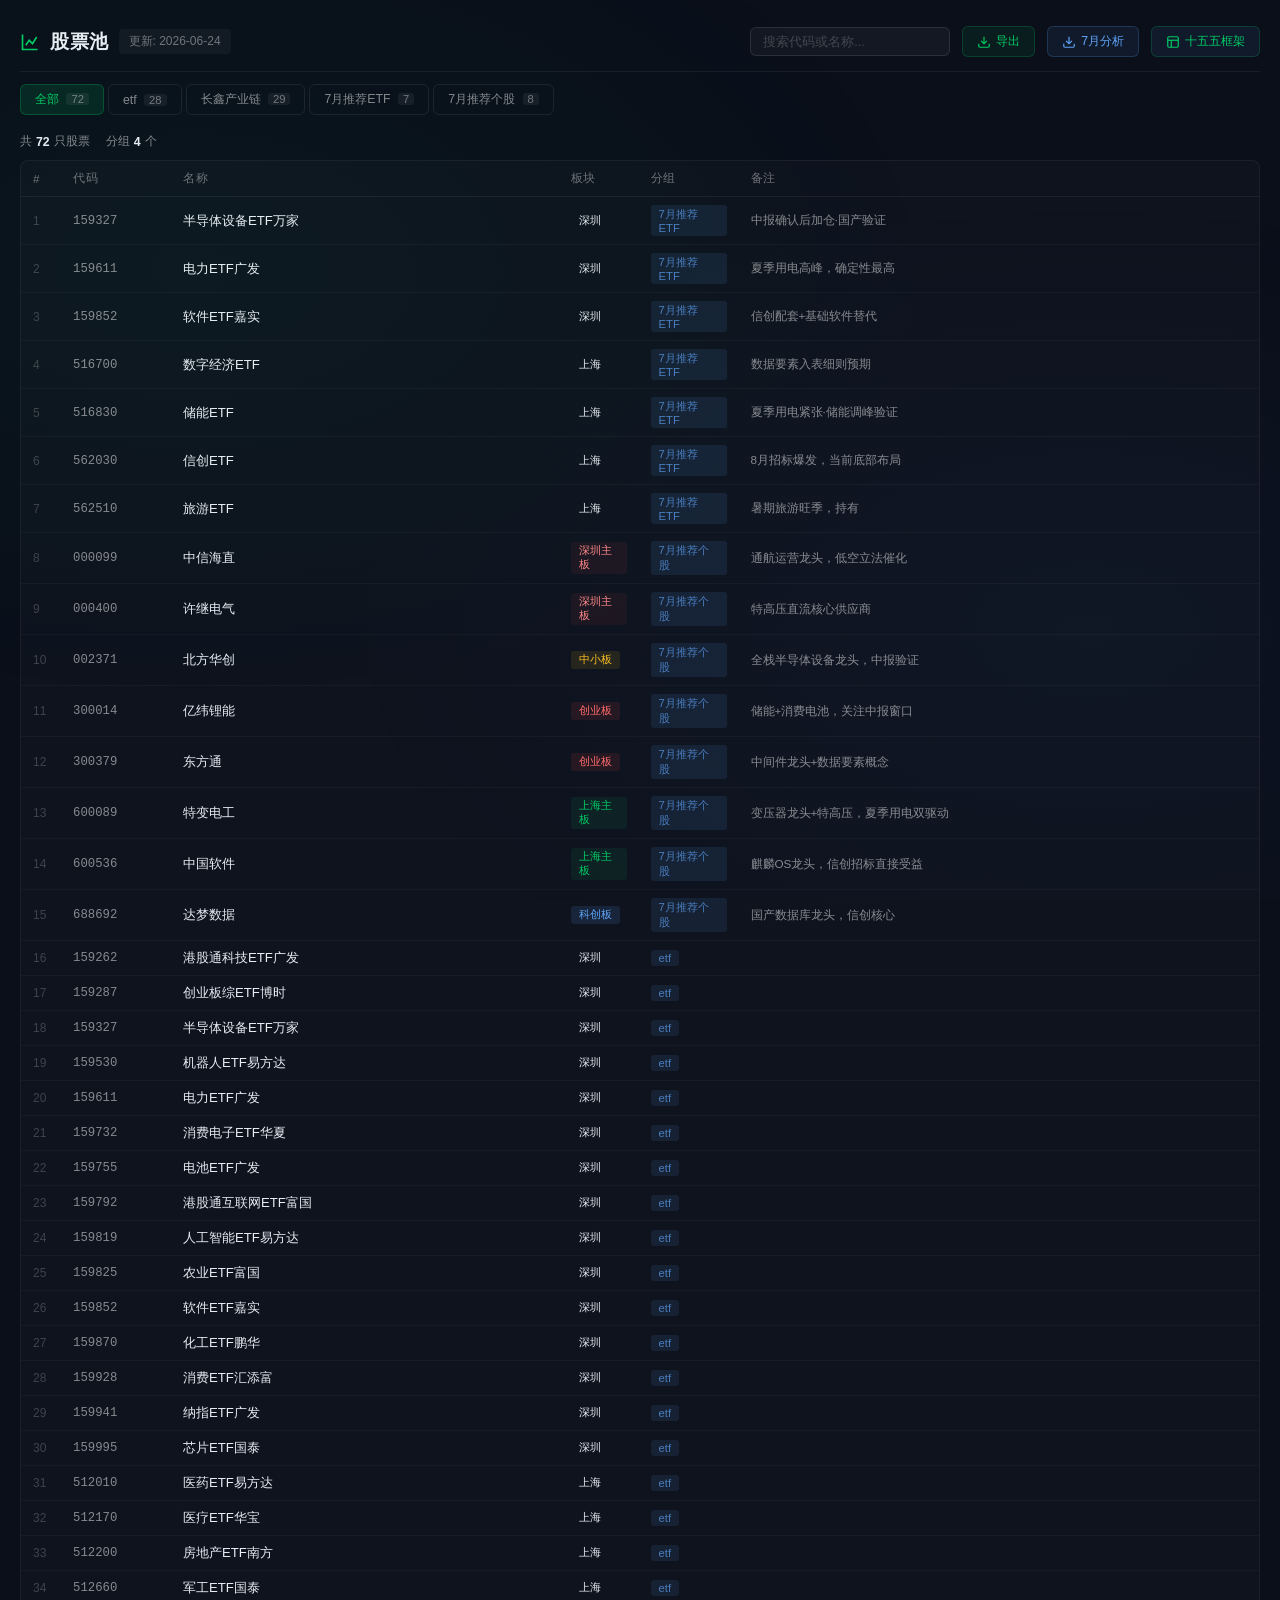
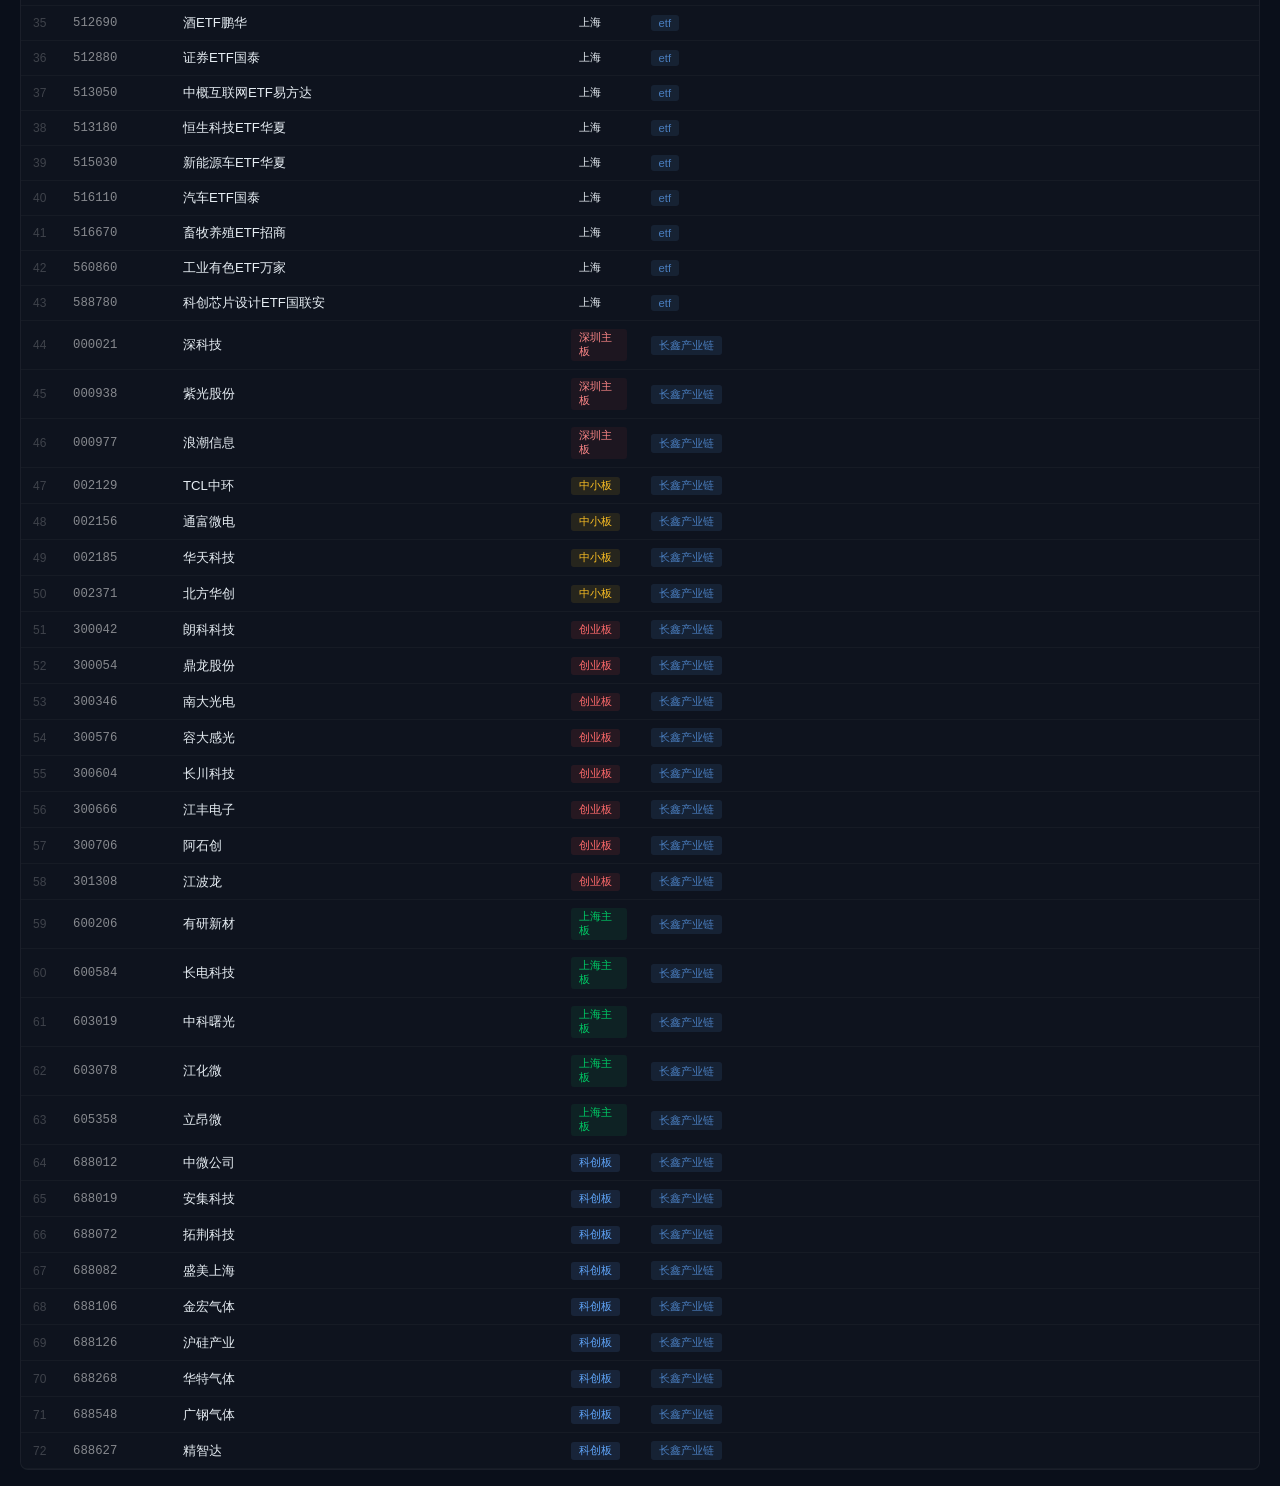
<file: docs/index.html>
<!DOCTYPE html>
<html lang="zh-CN">
<head>
  <meta charset="UTF-8">
  <meta name="viewport" content="width=device-width, initial-scale=1.0">
  <title>股票池</title>
  <style>
    *, *::before, *::after { box-sizing: border-box; margin: 0; padding: 0; }
    html { font-size: 15px; }
    body {
      font-family: -apple-system, BlinkMacSystemFont, "Segoe UI", "PingFang SC", "Microsoft YaHei", sans-serif;
      background: #0a0f1a;
      color: #e6edf3;
      min-height: 100vh;
      padding: 16px 20px;
    }
    body::before {
      content: '';
      position: fixed; top: 0; left: 0; right: 0; bottom: 0;
      background: radial-gradient(ellipse at 15% 30%, rgba(0,255,136,0.03) 0%, transparent 50%),
                  radial-gradient(ellipse at 85% 70%, rgba(96,165,250,0.03) 0%, transparent 50%);
      pointer-events: none; z-index: 0;
    }
    #app { position: relative; z-index: 1; max-width: 1400px; margin: 0 auto; }
    ::-webkit-scrollbar { width: 4px; height: 4px; }
    ::-webkit-scrollbar-track { background: transparent; }
    ::-webkit-scrollbar-thumb { background: rgba(255,255,255,0.08); border-radius: 2px; }
    .mono { font-family: "SF Mono", "Fira Code", "Consolas", monospace; }
    .text-up { color: #ff4444; }
    .text-down { color: #00cc66; }
    .text-muted { color: rgba(255,255,255,0.3); }

    /* Header */
    .header {
      display: flex; align-items: center; justify-content: space-between;
      padding: 10px 0 14px; border-bottom: 1px solid rgba(255,255,255,0.06);
      flex-wrap: wrap; gap: 10px;
    }
    .header-left { display: flex; align-items: center; gap: 10px; }
    .header-icon { color: #00cc66; }
    .header-title { font-size: 1.25rem; font-weight: 600; letter-spacing: 0.5px; }
    .header-right { display: flex; align-items: center; gap: 12px; flex-wrap: wrap; }
    .update-time {
      font-size: 0.8rem; color: rgba(255,255,255,0.4);
      padding: 4px 10px; background: rgba(255,255,255,0.04); border-radius: 4px;
    }

    /* Tab bar */
    .tabs {
      display: flex; gap: 4px; padding: 12px 0 8px; overflow-x: auto;
      flex-wrap: nowrap; white-space: nowrap;
    }
    .tab-btn {
      padding: 6px 14px; border-radius: 6px; border: 1px solid rgba(255,255,255,0.08);
      background: transparent; color: rgba(255,255,255,0.5); cursor: pointer;
      font-size: 0.82rem; transition: all 0.2s; flex-shrink: 0;
    }
    .tab-btn:hover { background: rgba(255,255,255,0.06); color: #e6edf3; }
    .tab-btn.active {
      background: rgba(0,204,102,0.12); color: #00cc66;
      border-color: rgba(0,204,102,0.25);
    }
    .tab-btn .count {
      display: inline-block; margin-left: 4px; padding: 0 5px;
      background: rgba(255,255,255,0.06); border-radius: 3px;
      font-size: 0.75rem; color: rgba(255,255,255,0.4);
    }

    /* Table */
    .table-wrap {
      background: rgba(255,255,255,0.02); border-radius: 8px;
      border: 1px solid rgba(255,255,255,0.05); overflow: hidden;
    }
    table { width: 100%; border-collapse: collapse; }
    th {
      padding: 10px 12px; text-align: left; font-size: 0.78rem;
      color: rgba(255,255,255,0.4); font-weight: 500;
      border-bottom: 1px solid rgba(255,255,255,0.06);
      text-transform: uppercase; letter-spacing: 0.5px;
    }
    td { padding: 8px 12px; font-size: 0.88rem; border-bottom: 1px solid rgba(255,255,255,0.03); }
    tr:hover td { background: rgba(255,255,255,0.02); }
    .code-cell { color: rgba(255,255,255,0.5); font-family: monospace; font-size: 0.82rem; }
    .name-cell { font-weight: 500; }
    .market-sh { color: #00cc66; font-size: 0.7rem; }
    .market-sz { color: #ff4444; font-size: 0.7rem; }
    .board-tag {
      display: inline-block; padding: 2px 8px; border-radius: 3px;
      font-size: 0.72rem; font-weight: 500;
    }
    .board-tag[data-board="科创板"] { background: rgba(96,165,250,0.12); color: #60a5fa; }
    .board-tag[data-board="创业板"] { background: rgba(255,68,68,0.1); color: #ff6b6b; }
    .board-tag[data-board="中小板"] { background: rgba(251,191,36,0.1); color: #fbbf24; }
    .board-tag[data-board="深圳主板"] { background: rgba(255,68,68,0.06); color: #ff8888; }
    .board-tag[data-board="上海主板"] { background: rgba(0,204,102,0.08); color: #00cc66; }
    .board-tag[data-board="北交所"] { background: rgba(168,85,247,0.1); color: #a855f7; }
    .group-tag {
      display: inline-block; padding: 2px 8px; border-radius: 3px;
      font-size: 0.75rem; background: rgba(96,165,250,0.1); color: rgba(96,165,250,0.7);
    }

    /* Stats bar */
    .stats {
      display: flex; gap: 16px; padding: 10px 0; flex-wrap: wrap;
      font-size: 0.82rem; color: rgba(255,255,255,0.5);
    }
    .stats span { display: flex; align-items: center; gap: 4px; }
    .stats .num { color: #e6edf3; font-weight: 600; }

    /* Search */
    .search-box {
      padding: 6px 12px; border-radius: 6px; border: 1px solid rgba(255,255,255,0.1);
      background: rgba(255,255,255,0.04); color: #e6edf3; font-size: 0.85rem;
      width: 200px; outline: none; transition: border-color 0.2s;
    }
    .search-box:focus { border-color: rgba(0,204,102,0.3); }
    .search-box::placeholder { color: rgba(255,255,255,0.2); }
    .export-btn {
      display: inline-flex; align-items: center; gap: 5px;
      padding: 6px 14px; border-radius: 6px; border: 1px solid rgba(0,204,102,0.2);
      background: rgba(0,204,102,0.08); color: #00cc66; cursor: pointer;
      font-size: 0.82rem; transition: all 0.2s;
    }
    .export-btn:hover { background: rgba(0,204,102,0.15); border-color: rgba(0,204,102,0.4); }
    .nav-link {
      display: inline-flex; align-items: center; gap: 5px;
      padding: 6px 14px; border-radius: 6px; border: 1px solid rgba(96,165,250,0.2);
      background: rgba(96,165,250,0.08); color: #60a5fa; cursor: pointer;
      font-size: 0.82rem; text-decoration: none; transition: all 0.2s;
    }
    .nav-link:hover { background: rgba(96,165,250,0.15); border-color: rgba(96,165,250,0.4); }

    @media (max-width: 600px) {
      body { padding: 10px; }
      .header { flex-direction: column; align-items: flex-start; }
      .search-box { width: 100%; }
      td, th { padding: 6px 8px; font-size: 0.82rem; }
    }
  </style>
</head>
<body>
<div id="app">
  <header class="header">
    <div class="header-left">
      <svg class="header-icon" width="20" height="20" viewBox="0 0 24 24" fill="none" stroke="currentColor" stroke-width="2"><path d="M3 3v18h18"/><path d="M7 16l4-6 4 4 5-8"/></svg>
      <h1 class="header-title">股票池</h1>
      <span class="update-time" id="update-time"></span>
      <a id="export-link" style="display:none;"></a>
    </div>
    <div class="header-right">
      <input type="text" class="search-box" id="search" placeholder="搜索代码或名称..." oninput="render()">
      <button class="export-btn" onclick="exportCodes()" title="导出股票代码">
        <svg width="14" height="14" viewBox="0 0 24 24" fill="none" stroke="currentColor" stroke-width="2"><path d="M21 15v4a2 2 0 01-2 2H5a2 2 0 01-2-2v-4"/><polyline points="7 10 12 15 17 10"/><line x1="12" y1="15" x2="12" y2="3"/></svg>
        导出
      </button>
      <a class="nav-link" href="analysis.html">
        <svg width="14" height="14" viewBox="0 0 24 24" fill="none" stroke="currentColor" stroke-width="2"><path d="M21 15v4a2 2 0 01-2 2H5a2 2 0 01-2-2v-4"/><polyline points="7 10 12 15 17 10"/><line x1="12" y1="15" x2="12" y2="3"/></svg>
        7月分析
      </a>
      <a class="nav-link" href="framework.html" style="border-color:rgba(0,204,102,0.2);color:#00cc66;">
        <svg width="14" height="14" viewBox="0 0 24 24" fill="none" stroke="currentColor" stroke-width="2"><rect x="3" y="3" width="18" height="18" rx="2"/><line x1="3" y1="9" x2="21" y2="9"/><line x1="9" y1="21" x2="9" y2="9"/></svg>
        十五五框架
      </a>
    </div>
  </header>

  <div class="tabs" id="tabs"></div>
  <div class="stats" id="stats"></div>
  <div class="table-wrap">
    <table><thead><tr>
      <th style="width:40px">#</th>
      <th style="width:110px">代码</th>
      <th>名称</th>
      <th style="width:80px">板块</th>
      <th style="width:100px">分组</th>
      <th>备注</th>
    </tr></thead>
    <tbody id="tbody"></tbody></table>
  </div>
</div>

<script>
let data = null;
let activeGroup = 'all';

async function load() {
  try {
    const r = await fetch('data/stock_pool.json?' + Date.now());
    data = await r.json();
    document.getElementById('update-time').textContent = '更新: ' + (data.updated || '');
    renderTabs();
    render();
  } catch(e) {
    document.getElementById('tbody').innerHTML =
      '<tr><td colspan="6" style="text-align:center;color:rgba(255,255,255,0.3);padding:40px;">加载失败，请刷新页面</td></tr>';
  }
}

function renderTabs() {
  const groups = data.groups || {};
  const names = Object.keys(groups);
  let html = `<button class="tab-btn ${activeGroup === 'all' ? 'active' : ''}" onclick="switchGroup('all')">全部 <span class="count">${totalCount()}</span></button>`;
  for (const name of names) {
    const cnt = groups[name].length;
    html += `<button class="tab-btn ${activeGroup === name ? 'active' : ''}" onclick="switchGroup('${name.replace(/'/g, "\\'")}')">${name} <span class="count">${cnt}</span></button>`;
  }
  document.getElementById('tabs').innerHTML = html;
}

function totalCount() {
  let sum = 0;
  for (const k in data.groups) sum += data.groups[k].length;
  return sum;
}

function switchGroup(name) {
  activeGroup = name;
  renderTabs();
  render();
}

function render() {
  const q = document.getElementById('search').value.trim().toLowerCase();
  const groups = data.groups || {};
  const rows = [];
  const names = activeGroup === 'all' ? Object.keys(groups) : [activeGroup];

  for (const gname of names) {
    const stocks = groups[gname] || [];
    for (const s of stocks) {
      const code = (s.market === 'sh' ? 'sh' : 'sz') + s.code;
      const kw = (s.code + s.name).toLowerCase();
      if (q && !kw.includes(q)) continue;
      rows.push({ code: s.code, name: s.name, market: s.market, group: gname, remark: s.remark || '' });
    }
  }

  // 按分组排序，同组按代码排序
  rows.sort((a, b) => a.group.localeCompare(b.group) || a.code.localeCompare(b.code));

  document.getElementById('stats').innerHTML =
    `<span>共 <span class="num">${rows.length}</span> 只股票</span>` +
    `<span>分组 <span class="num">${activeGroup === 'all' ? Object.keys(groups).length : 1}</span> 个</span>`;

  let html = '';
  for (let i = 0; i < rows.length; i++) {
    const r = rows[i];
    const board = (function(code) {
      if (code.startsWith('688') || code.startsWith('689')) return '科创板';
      if (code.startsWith('300') || code.startsWith('301')) return '创业板';
      if (code.startsWith('002')) return '中小板';
      if (code.startsWith('000') || code.startsWith('001')) return '深圳主板';
      if (code.startsWith('600') || code.startsWith('601') || code.startsWith('603') || code.startsWith('605')) return '上海主板';
      if (code.startsWith('4') || code.startsWith('8')) return '北交所';
      return r.market === 'sh' ? '上海' : '深圳';
    })(r.code);
    html += `<tr>
      <td style="color:rgba(255,255,255,0.2);font-size:0.8rem;">${i + 1}</td>
      <td class="code-cell">${r.code}</td>
      <td class="name-cell">${r.name}</td>
      <td><span class="board-tag" data-board="${board}">${board}</span></td>
      <td><span class="group-tag">${r.group}</span></td>
      <td style="font-size:0.78rem;color:rgba(255,255,255,0.5);max-width:280px;overflow:hidden;text-overflow:ellipsis;white-space:nowrap;" title="${r.remark}">${r.remark || ''}</td>
    </tr>`;
  }
  document.getElementById('tbody').innerHTML = html || '<tr><td colspan="6" style="text-align:center;color:rgba(255,255,255,0.3);padding:40px;">无匹配结果</td></tr>';
}

load();

function exportCodes() {
  // 方式1: 下载文件
  const groups = data.groups || {};
  const allCodes = [];
  for (const gname in groups) {
    for (const s of groups[gname]) {
      allCodes.push(s.code);
    }
  }
  const codes = [...new Set(allCodes)];
  const text = codes.join('\n');
  const blob = new Blob([text], { type: 'text/plain;charset=utf-8' });
  const url = URL.createObjectURL(blob);
  const link = document.getElementById('export-link');
  link.href = url;
  link.download = '股票池代码.txt';
  link.click();
  URL.revokeObjectURL(url);

  // 方式2: 显示在线导入链接（同花顺可用）
  const baseUrl = window.location.origin + window.location.pathname.replace(/\/[^/]*$/, '');
  const exportUrl = baseUrl + '/data/export.txt';
  alert('共 ' + codes.length + ' 只股票\n\n在线导入链接（同花顺可用）:\n' + exportUrl + '\n\n已同时下载文件，可直接导入。');
}
</script>
</body>
</html>
</file>
